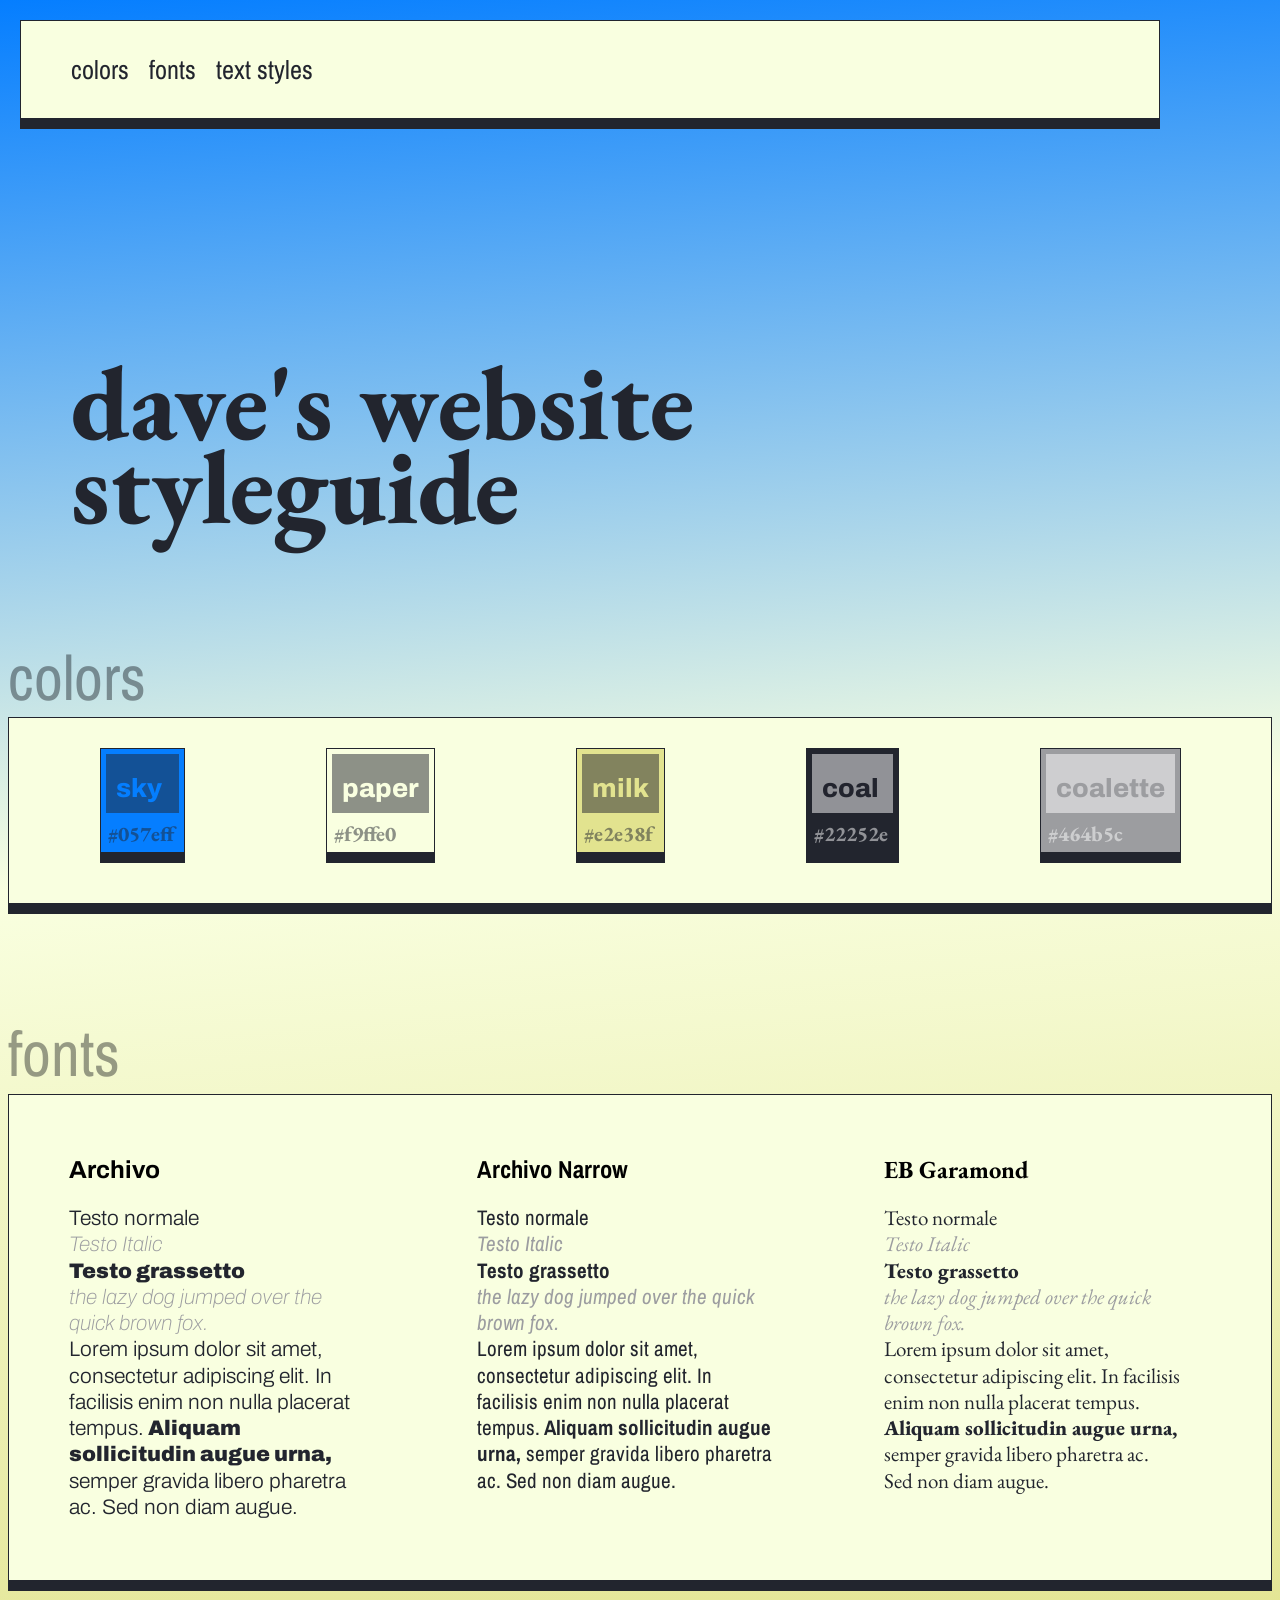
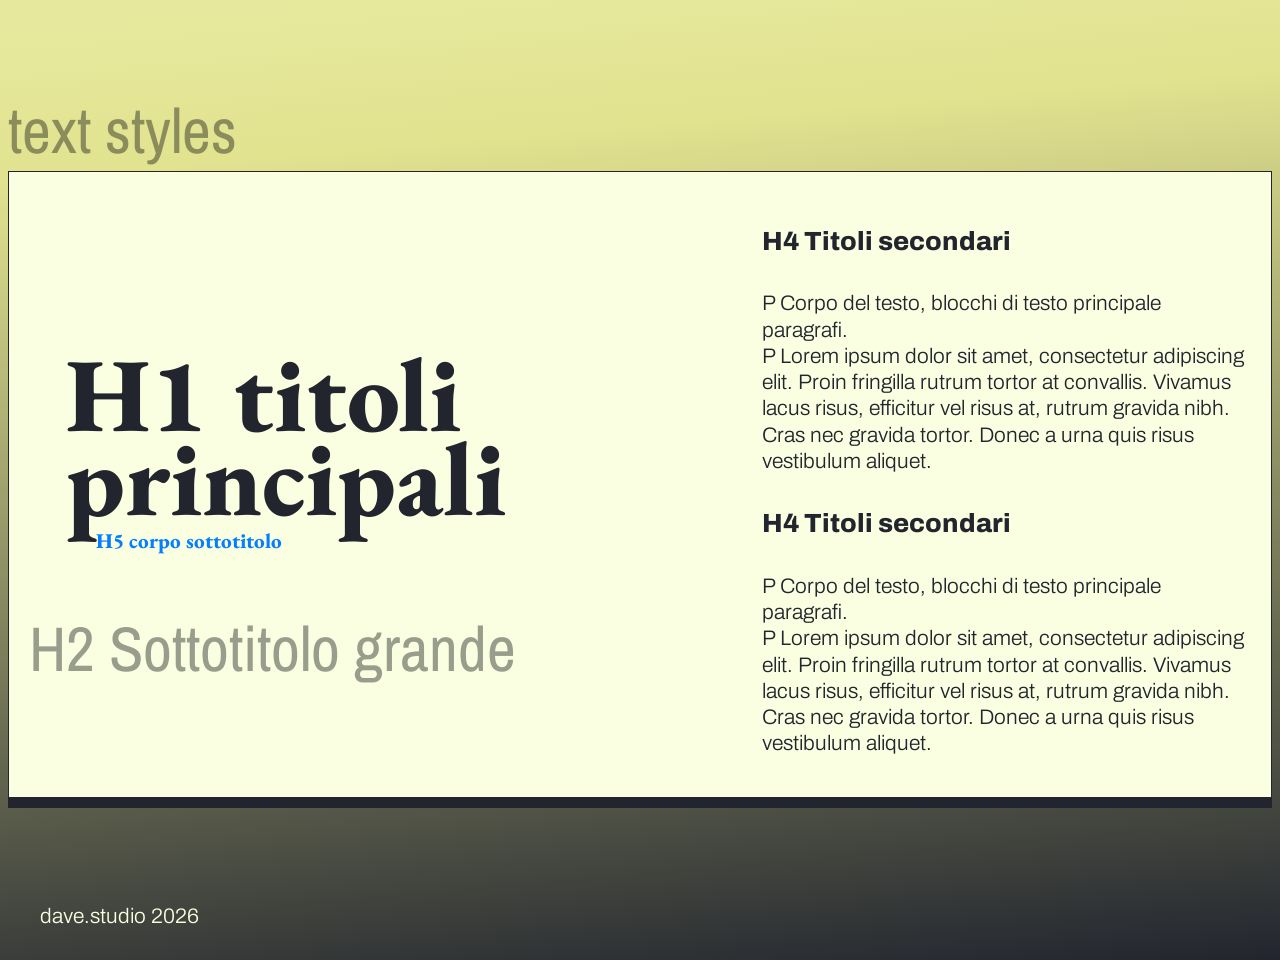
<file: index.html>
<!DOCTYPE html>
<html lang="en">

<head>
    <meta charset="utf-8" />
    <meta name="viewport" content="width=device-width, initial-scale=1" />
    <link rel="stylesheet" href="styles.css" />
    <title>dave styleguide</title>
    <link rel="preconnect" href="https://fonts.googleapis.com" />
    <link rel="preconnect" href="https://fonts.gstatic.com" crossorigin />
    <link
        href="https://fonts.googleapis.com/css2?family=Archivo+Narrow:ital,wght@0,400..700;1,400..700&family=Archivo:ital,wght@0,100..900;1,100..900&family=EB+Garamond:ital,wght@0,400..800;1,400..800&display=swap"
        rel="stylesheet" />
</head>

<body>
    <!-- navbar -->
    <nav>
        <ul>
            <li><a href="#colors"> colors </a></li>
            <li><a href="#fonts"> fonts </a></li>
            <li><a href="#textstyle"> text styles </a></li>
        </ul>
    </nav>

    <main>
        <!-- title-->

        <h1 class="title"> dave's website styleguide</h1>

        <!-- Colors section -->
        <a class="anchor" id="colors"></a>
        <h2 class="sottotitolo"> colors </h2>
        <section class="color">


            <div id="sky" class="dark">
                <h4>sky</h4>
                <h5>#057eff</h5>
            </div>

            <div id="paper" class="dark">
                <h4>paper</h4>
                <h5>#f9ffe0</h5>
            </div>

            <div id="milk" class="dark">
                <h4>milk</h4>
                <h5>#e2e38f</h5>
            </div>

            <div id="coal" class="light">
                <h4>coal</h4>
                <h5>#22252e</h5>
            </div>

            <div id="coalette" class="light">
                <h4>coalette</h4>
                <h5>#464b5c</h5>
            </div>

        </section>

        <!-- fonts section -->
        <a class="anchor" id="fonts"></a>
        <h2 class="sottotitolo"> fonts </h2>
        <section class="typography">

            <div id="font1">
                <h3>Archivo</h3>
                <p>Testo normale</p>
                <p><em>Testo Italic</em></p>
                <p><strong>Testo grassetto</strong></p>
                <p><em> the lazy dog jumped over the quick brown fox.</em> <br />Lorem ipsum dolor sit amet, consectetur
                    adipiscing elit. In facilisis enim non nulla placerat tempus.<strong> Aliquam sollicitudin augue
                        urna,</strong>
                    semper gravida libero pharetra ac. Sed non diam augue.</p>
            </div>

            <div id="font2">
                <h3>Archivo Narrow</h3>
                <p>Testo normale</p>
                <p><em>Testo Italic</em></p>
                <p><strong>Testo grassetto</strong></p>
                <p><em> the lazy dog jumped over the quick brown fox.</em> <br />Lorem ipsum dolor sit amet, consectetur
                    adipiscing elit. In facilisis enim non nulla placerat tempus.<strong> Aliquam sollicitudin augue
                        urna,</strong>
                    semper gravida libero pharetra ac. Sed non diam augue.</p>
            </div>

            <div id="font3">
                <h3>EB Garamond</h3>
                <p>Testo normale</p>
                <p><em>Testo Italic</em></p>
                <p><strong>Testo grassetto</strong></p>
                <p><em> the lazy dog jumped over the quick brown fox.</em> <br />Lorem ipsum dolor sit amet, consectetur
                    adipiscing elit. In facilisis enim non nulla placerat tempus.<strong> Aliquam sollicitudin augue
                        urna,</strong>
                    semper gravida libero pharetra ac. Sed non diam augue.</p>

            </div>
        </section>

        <!-- textstyle section -->
        <a class="anchor" id="textstyle"></a>
        <h2 class="sottotitolo">text styles </h2>
        <section class="text-styles">
            <div>
                <h1> H1 titoli principali</h1>
                <h5> H5 corpo sottotitolo</h5>
                <h2> H2 Sottotitolo grande</h2>
            </div>

            <div>
                <h4> H4 Titoli secondari</h4>
                <p> P Corpo del testo, blocchi di testo principale paragrafi.</p>
                <p> P Lorem ipsum dolor sit amet,
                    consectetur adipiscing elit. Proin fringilla rutrum tortor at convallis. Vivamus lacus risus,
                    efficitur vel risus at, rutrum gravida nibh. Cras nec gravida tortor. Donec a urna quis risus
                    vestibulum aliquet.
                </p>

                <h4> H4 Titoli secondari</h4>
                <p> P Corpo del testo, blocchi di testo principale paragrafi.</p>
                <p> P Lorem ipsum dolor sit amet,
                    consectetur adipiscing elit. Proin fringilla rutrum tortor at convallis. Vivamus lacus risus,
                    efficitur vel risus at, rutrum gravida nibh. Cras nec gravida tortor. Donec a urna quis risus
                    vestibulum aliquet.
                </p>

            </div>
        </section>
        <footer>
            <p> dave.studio 2026 </p>
        </footer>
    </main>
</body>

</html>
</file>
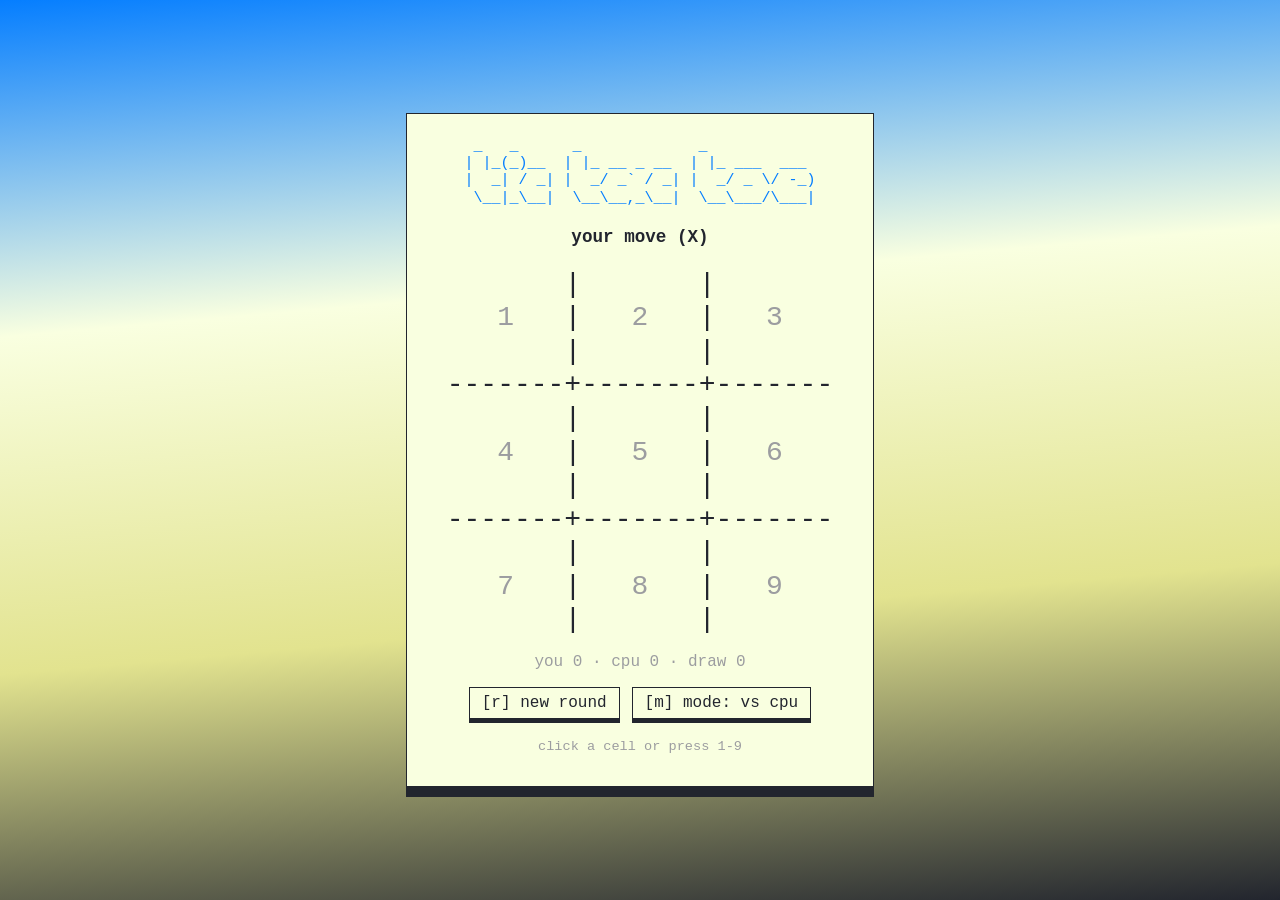
<file: tictactoe/index.html>
<!DOCTYPE html>
<html lang="en">

<head>
    <meta charset="utf-8" />
    <meta name="viewport" content="width=device-width, initial-scale=1" />
    <title>tic tac toe</title>
    <link rel="stylesheet" href="tictactoe.css" />
</head>

<body>
    <main class="game">
        <h1 class="sr-only">tic tac toe</h1>
        <pre class="banner" aria-hidden="true">
 _   _      _             _
| |_(_)__  | |_ __ _ __  | |_ ___  ___
|  _| / _| |  _/ _` / _| |  _/ _ \/ -_)
 \__|_\__|  \__\__,_\__|  \__\___/\___|</pre>

        <p id="status" class="status" aria-live="polite"></p>
        <pre id="board" class="board"></pre>
        <p id="score" class="score"></p>

        <div class="controls">
            <button id="restart" type="button">[r] new round</button>
            <button id="mode" type="button"></button>
        </div>

        <p class="hint">click a cell or press 1-9</p>
    </main>

    <script src="tictactoe.js"></script>
</body>

</html>
</file>
<file: styles.css>
:root {
    --sky: #057eff;
    --paper: #f9ffe0;
    --coal: #22252e;
    --coalette: #9c9da0;
    --milk: #e2e38f;
}

/* impostazione testi */
html {
    font-size: 21px;
}

.anchor {
    position: relative;
    top: -4rem;
}

h1 {
    color: var(--coal);
    margin: 20% 10% 1% 5%;
    font-family: "EB Garamond";
    font-size: 5rem;
    font-weight: 900;
    line-height: 4rem;
}

h2 {
    color: var(--coalette);
    margin-right: 5%;
    padding-right: 1rem;
    font-family: "Archivo Narrow";
    font-size: 3rem;
    font-weight: 40;
    mix-blend-mode: multiply;
    justify-self: right;
}

h4 {

    color: var(--coal);
    font-family: "Archivo";
    font-size: 1.25rem;
    font-weight: 800;
}

h5 {
    margin: 0.5%;
    color: var(--sky);
    padding-left: 3rem;
    font-family: "EB Garamond";
    font-size: 1rem;
    font-weight: 800;
}

li {
    color: var(--coal);
    font-family: "Archivo Narrow";
    font-size: 1.25rem;
    font-weight: 40;
}

p {
    margin: auto;
    color: var(--coal);
    font-family: "Archivo";
    font-size: 1rem;
    font-weight: 300;
    line-height: 1.25rem;
}


/* navigazione */

nav {
    z-index: 10;
    width: 90%;
    position: sticky;
    top: 20px;
    left: 20px;
    background-color: var(--paper);
    border: 1px solid var(--coal);
    box-shadow: 0px 10px var(--coal);
}

nav ul {
    display: flex;
    flex-flow: row nowrap;
    list-style: none;
}

nav ul li {
    padding: 10px;

}

nav a {
    text-decoration: none;
    color: var(--coal)
}

/* sfondo */
html {

    background-image: linear-gradient(-185deg, var(--sky), var(--paper), var(--milk), var(--coal));
}

/* section basis */
section {
    border: 1px solid var(--coal);
    box-shadow: 0px 10px var(--coal);
    padding: 20px 20px 40px 20px;
    display: flex;
    margin-top: 40px;
    align-items: center;
    justify-content: space-around;
    background-color: var(--paper);
}

.sottotitolo {
    position: relative;
    top: 2.6rem;
}

/* color section  */

.color div {
    max-width: 500px;
    min-width: 80px;

    height: auto;
    justify-content: space-around;
    margin: 10px;
    border: 1px solid var(--coal);
    box-shadow: 0px 10px var(--coal);
    overflow: hidden;
}


.light h4 {
    color: var(--coal);
    background-color: white;
}

.light h5 {
    color: white;
}

.dark h4 {
    color: white;
    background-color: var(--coal);
}

.dark h5 {
    color: var(--coal);
}

.light h4,
.dark h4 {
    padding: 20px 10px 10px 10px;
    margin: 5px;
    opacity: 50%;
}

.light h5,
.dark h5 {
    padding: 2px;
    margin: 3px 8px 3px 5px;
    opacity: 50%;
}

.light h4:hover,
h5:hover,
.dark h4:hover,
h5:hover {
    opacity: 100%;
}

.color div:active {
    box-shadow: 0px 2px var(--coal);
    position: relative;
    top: 8px;
}

#sky {
    background-color: var(--sky);
}

#sky h4 {
    color: var(--sky);
}

#paper {
    background-color: var(--paper);
}

#paper h4 {
    color: var(--paper);
}

#coal {
    background-color: var(--coal);
}

#coal h4 {
    color: var(--coal);
}

#coalette {
    justify-self: center;
    min-width: 100px;
    background-color: var(--coalette);
}

#coalette h4 {
    color: var(--coalette);
}

#milk {
    background-color: var(--milk);
}

#milk h4 {
    color: var(--milk);
}


/* sezione font*/

.typography {
    display: grid;
    grid-template-columns: repeat(3, 30%);
    line-height: 1rem;
    font-weight: 100;
    align-items: start;
}

.typography div {
    padding: 20px 50px 20px 20px;
    width: auto;
}

strong {
    font-weight: 900;
}

em {
    color: var(--coalette);
    font-style: italic;
    font-weight: 40;
}


#font1 h3,
#font1 p {
    font-family: "Archivo" !important;
}

#font2 h3,
#font2 p {
    font-family: "Archivo Narrow" !important;
}

#font3 h3,
#font3 p {
    font-family: "EB Garamond" !important;
}

/* sezione stili di testo*/

.text-styles {
    display: grid;
    grid-template-columns: 60% 40%;
}


/* sezione footer*/

footer {
    padding: 1rem;
    margin: 4rem 0.5rem 0.5rem 0.5rem;
    justify-self: end;
    mix-blend-mode: normal;
}

footer p {
    color: var(--paper);
}


/* Extra small devices (phones, 600px and down) */
@media only screen and (max-width: 600px) {

    html {
        font-size: 12px;
    }

    .typography,
    .text-styles {
        justify-content: center;
        grid-template-columns: 100%;
    }

    .typography div {
        padding: 20px 0;
    }

    nav {
        width: auto;
        margin: 0 10px;
    }

    nav ul {
        padding: 0;
        justify-content: center;
        flex-wrap: wrap;
    }

    section {
        flex-wrap: wrap;
        overflow-x: auto;
        padding: 20px 10px 40px 10px;
    }

    h1 {
        margin-top: 30%;
        font-size: 3rem;
        line-height: 3.2rem;
    }

    h2 {
        font-size: 2rem;
        margin-left: 0;
    }

    h5 {
        margin-top: 1rem;
        margin-left: 1rem;
        padding-left: 1rem;
    }
}

/* Small devices (portrait tablets and large phones, 601px to 768px) */
@media only screen and (min-width: 601px) and (max-width: 768px) {

    html {
        font-size: 14px;
    }

    .typography,
    .text-styles {
        justify-content: center;
        grid-template-columns: 100%;
    }

    section {
        flex-wrap: wrap;
        overflow-x: auto;
    }

    h1 {
        font-size: 4rem;
        line-height: 3.6rem;
    }
}

/* Medium devices (landscape tablets, 769px to 992px) */
@media only screen and (min-width: 769px) and (max-width: 992px) {

    html {
        font-size: 18px;
    }

    .typography {
        grid-template-columns: repeat(2, 45%);
    }

    section {
        overflow-x: auto;
    }

    section p {
        width: 80%;
    }
}
</file>
<file: tictactoe/tictactoe.css>
:root {
    --sky: #057eff;
    --paper: #f9ffe0;
    --coal: #22252e;
    --coalette: #9c9da0;
    --milk: #e2e38f;
    --mono: ui-monospace, "SFMono-Regular", Menlo, Consolas, "Liberation Mono", monospace;
}

* {
    box-sizing: border-box;
}

/* sfondo */
html {
    min-height: 100%;
    background-image: linear-gradient(-185deg, var(--sky), var(--paper), var(--milk), var(--coal));
}

body {
    margin: 0;
    min-height: 100vh;
    padding: 16px;
    display: grid;
    place-items: center;
    color: var(--coal);
    font-family: var(--mono);
}

/* pannello */
.game {
    max-width: 100%;
    padding: 24px clamp(16px, 5vw, 40px) 32px;
    text-align: center;
    background-color: var(--paper);
    border: 1px solid var(--coal);
    box-shadow: 0px 10px var(--coal);
}

pre {
    margin: 0;
    font-family: var(--mono);
}

.banner {
    display: inline-block;
    text-align: left;
    color: var(--sky);
    font-size: clamp(8px, 3.2vw, 15px);
    line-height: 1.15;
}

.status {
    min-height: 1.4em;
    margin: 20px 0 0;
    font-size: 1.1rem;
    font-weight: 700;
}

.score,
.hint {
    color: var(--coalette);
}

.score {
    margin: 0 0 16px;
}

.hint {
    margin: 20px 0 0;
    font-size: 0.85rem;
}

/* griglia */
.board {
    display: inline-block;
    margin: 16px 0;
    text-align: left;
    font-size: clamp(16px, 5.4vw, 28px);
    line-height: 1.2;
    user-select: none;
}

/* inline-block so backgrounds fill the whole line box, no seams between rows */
.cell {
    display: inline-block;
}

.cell.empty {
    color: var(--coalette);
}

.cell.playable {
    cursor: pointer;
}

.cell.playable.hot {
    color: var(--coal);
    background-color: var(--milk);
}

.cell.x {
    color: var(--sky);
}

.cell.o {
    color: var(--coal);
}

.cell.win {
    color: var(--paper);
    background-color: var(--coal);
}

.cell.x.win {
    background-color: var(--sky);
}

.board.over {
    cursor: pointer;
}

/* bottoni */
.controls {
    display: flex;
    flex-wrap: wrap;
    justify-content: center;
    gap: 12px;
}

button {
    padding: 6px 12px;
    color: var(--coal);
    background-color: var(--paper);
    border: 1px solid var(--coal);
    box-shadow: 0px 4px var(--coal);
    font: inherit;
    cursor: pointer;
}

button:hover {
    background-color: var(--milk);
}

button:active {
    box-shadow: 0px 1px var(--coal);
    transform: translateY(3px);
}

button:focus-visible {
    outline: 2px solid var(--sky);
    outline-offset: 2px;
}

.sr-only {
    position: absolute;
    width: 1px;
    height: 1px;
    overflow: hidden;
    clip: rect(0 0 0 0);
    white-space: nowrap;
}
</file>
